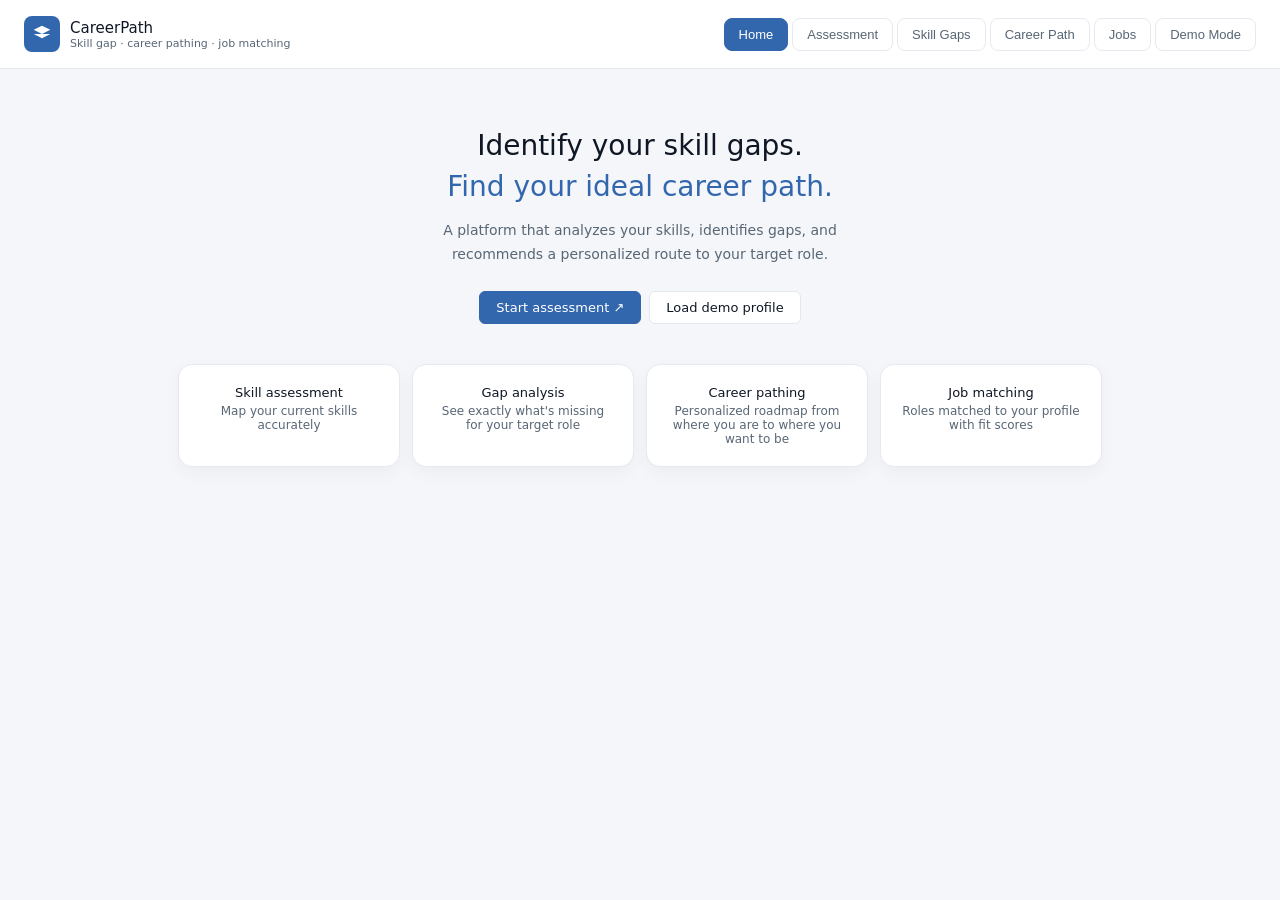
<file: index.html>
<!DOCTYPE html>
<html lang="en">
<head>
  <meta charset="UTF-8">
  <meta name="description" content="CareerPath — skill gap identification, career pathing and job matching demo">
  <meta name="viewport" content="width=device-width, initial-scale=1.0">
  <title>Demo — CareerPath</title>
  <link rel="stylesheet" href="style.css">
  <script src="script.js" defer></script>
</head>
<body>
  <!-- <h2 class="sr-only">Employability Platform — Skill Gap Identification and Personalized Career Pathing</h2> -->

<div class="app">
<header>
  <div class="logo">
    <div class="logo-icon" aria-hidden="true"><svg viewBox="0 0 24 24" xmlns="http://www.w3.org/2000/svg"><path d="M12 2 L2 7 L12 12 L22 7 Z M2 12 L12 17 L22 12" fill="currentColor"/></svg></div>
    <div>
      <div class="logo-text">CareerPath</div>
      <div class="logo-sub">Skill gap · career pathing · job matching</div>
    </div>
  </div>
  <nav id="main-nav">
    <button class="nav-btn active" onclick="gotoPage('home')"><span>Home</span></button>
    <button class="nav-btn" onclick="gotoPage('assess')" id="nav-assess">Assessment</button>
    <button class="nav-btn" onclick="gotoPage('gaps')" id="nav-gaps">Skill Gaps</button>
    <button class="nav-btn" onclick="gotoPage('path')" id="nav-path">Career Path</button>
    <button class="nav-btn" onclick="gotoPage('jobs')" id="nav-jobs">Jobs</button>
    <button class="nav-btn nav-demo" id="demo-toggle" onclick="toggleDemoMode()">Demo Mode</button>
  </nav>
</header>

<div class="content">

<!-- HOME -->
<div class="page active" id="page-home">
  <div style="text-align:center;padding:2rem 0 1.5rem">
    <div style="font-size:28px;font-weight:500;margin-bottom:8px">Identify your skill gaps.</div>
    <div style="font-size:28px;font-weight:500;color:#3266ad;margin-bottom:16px">Find your ideal career path.</div>
    <div style="font-size:14px;color:var(--color-text-secondary);max-width:420px;margin:0 auto 24px;line-height:1.7">A platform that analyzes your skills, identifies gaps, and recommends a personalized route to your target role.</div>
    <div style="display:flex;gap:8px;justify-content:center;flex-wrap:wrap">
      <button class="btn primary" onclick="gotoPage('assess')">Start assessment ↗</button>
      <button class="btn" onclick="loadDemo()">Load demo profile</button>
    </div>
  </div>

  <div style="display:grid;grid-template-columns:repeat(auto-fit,minmax(180px,1fr));gap:12px;margin-top:1rem">
    <div class="card" style="text-align:center">
      <div style="font-size:13px;font-weight:500;margin-bottom:4px">Skill assessment</div>
      <div style="font-size:12px;color:var(--color-text-secondary)">Map your current skills accurately</div>
    </div>
    <div class="card" style="text-align:center">
      <div style="font-size:13px;font-weight:500;margin-bottom:4px">Gap analysis</div>
      <div style="font-size:12px;color:var(--color-text-secondary)">See exactly what's missing for your target role</div>
    </div>
    <div class="card" style="text-align:center">
      <div style="font-size:13px;font-weight:500;margin-bottom:4px">Career pathing</div>
      <div style="font-size:12px;color:var(--color-text-secondary)">Personalized roadmap from where you are to where you want to be</div>
    </div>
    <div class="card" style="text-align:center">
      <div style="font-size:13px;font-weight:500;margin-bottom:4px">Job matching</div>
      <div style="font-size:12px;color:var(--color-text-secondary)">Roles matched to your profile with fit scores</div>
    </div>
  </div>
</div>

<!-- ASSESSMENT -->
<div class="page" id="page-assess">
  <div class="card">
    <div class="card-title">Step 1 — Tell us about yourself</div>
    <div style="display:grid;grid-template-columns:1fr 1fr;gap:12px;margin-bottom:12px">
      <div>
        <div class="section-label">Your name</div>
        <input id="user-name" placeholder="e.g. Priya Sharma" style="width:100%">
      </div>
      <div>
        <div class="section-label">Target role</div>
        <select id="target-role" style="width:100%;padding:8px;border-radius:6px;border:0.5px solid var(--color-border-secondary);background:var(--color-background-primary);color:var(--color-text-primary);font-size:13px;font-family:var(--font-sans)">
          <option value="">Select a role...</option>
          <option value="fullstack">Full Stack Developer</option>
          <option value="ml">ML Engineer</option>
          <option value="data">Data Analyst</option>
          <option value="devops">DevOps / Cloud Engineer</option>
          <option value="pm">Product Manager</option>
          <option value="ux">UX Designer</option>
          <option value="quant">Quant Analyst</option>
          <option value="finance">Financial Analyst</option>
        </select>
      </div>
    </div>
    <div style="margin-bottom:12px">
      <div class="section-label">Years of experience</div>
      <div style="display:flex;gap:8px;align-items:center">
        <input type="range" id="exp-range" min="0" max="15" value="2" style="flex:1" oninput="document.getElementById('exp-val').textContent=this.value">
        <span id="exp-val" style="min-width:32px;font-size:13px;color:var(--color-text-secondary)">2</span>
        <span style="font-size:12px;color:var(--color-text-tertiary)">years</span>
      </div>
    </div>
  </div>

  <div class="card">
    <div class="card-title">Step 2 — Select your current skills</div>
    <input class="skill-search" id="skill-search" placeholder="Search skills..." oninput="filterSkills(this.value)">
    <div id="skills-grid" style="display:flex;flex-wrap:wrap;gap:6px"></div>
  </div>

  <div class="card" id="projects-card">
    <div class="card-title">Step 3 — Projects you've worked on</div>
    <div style="font-size:12px;color:var(--color-text-secondary);margin-bottom:10px">Add projects (title, tech stack, short description). We'll use these to detect additional skills for the analysis.</div>
    <div id="projects-list">
      <div class="project-item">
        <input class="proj-title" placeholder="Project title (e.g. Expense Tracker)" style="width:100%;margin-bottom:6px;padding:8px;border-radius:6px;border:0.5px solid var(--color-border-secondary)">
        <input class="proj-stack" placeholder="Tech / stack (comma separated)" style="width:100%;margin-bottom:6px;padding:8px;border-radius:6px;border:0.5px solid var(--color-border-secondary)">
        <textarea class="proj-desc" placeholder="Short description (what you built / your role)" style="width:100%;min-height:64px;padding:8px;border-radius:6px;border:0.5px solid var(--color-border-secondary)"></textarea>
        <div style="display:flex;gap:6px;margin-top:8px"><button class="btn" onclick="removeProject(this)">Remove</button></div>
        <hr style="margin:12px 0;border:none;border-top:0.5px solid var(--color-border-tertiary)">
      </div>
    </div>
    <div style="display:flex;gap:8px"><button class="btn" onclick="addProject()">Add project</button><button class="btn" onclick="clearProjects()">Clear projects</button></div>
  </div>

  <button class="btn primary" style="width:100%;padding:12px" onclick="runAnalysis()">Analyze my profile →</button>
</div>

<!-- GAPS -->
<div class="page" id="page-gaps">
  <div id="gaps-content"><div class="empty">Complete the assessment first to see your skill gap analysis.</div></div>
</div>

<!-- PATH -->
<div class="page" id="page-path">
  <div id="path-content"><div class="empty">Complete the assessment first to see your career path.</div></div>
</div>

<!-- JOBS -->
<div class="page" id="page-jobs">
  <div id="jobs-content"><div class="empty">Complete the assessment first to see matched jobs.</div></div>
</div>

</div>
</div>
</body>
</html>
</file>
<file: style.css>
:root{
	--font-sans: Inter, system-ui, -apple-system, "Segoe UI", Roboto, "Helvetica Neue", Arial;
	--color-background-primary:#ffffff;
	--color-background-secondary:#F6F8FB;
	--color-background-tertiary:#F4F6F9;
	--color-text-primary:#0F1724;
	--color-text-secondary:#586675;
	--color-text-tertiary:#8C98A8;
	--color-border-secondary:#E3E7EE;
	--color-border-tertiary:#E6E9F0;
	--border-radius-md:10px;
	--border-radius-lg:14px;
}

*{box-sizing:border-box;margin:0;padding:0}
body{font-family:var(--font-sans);background:var(--color-background-tertiary);color:var(--color-text-primary);min-height:100vh}
.app{display:flex;flex-direction:column;min-height:100vh}
header{background:var(--color-background-primary);border-bottom:0.5px solid var(--color-border-tertiary);padding:1rem 1.5rem;display:flex;align-items:center;justify-content:space-between;gap:1rem}
.logo{display:flex;align-items:center;gap:10px}
.logo-icon{width:36px;height:36px;background:#3266ad;border-radius:8px;display:flex;align-items:center;justify-content:center;color:white}
.logo-icon svg{width:20px;height:20px;fill:currentColor}
.logo-text{font-size:15px;font-weight:500;color:var(--color-text-primary)}
.logo-sub{font-size:11px;color:var(--color-text-secondary)}
nav{display:flex;gap:4px;flex-wrap:wrap}
.nav-btn{padding:8px 14px;border-radius:8px;border:0.5px solid var(--color-border-tertiary);background:transparent;color:var(--color-text-secondary);font-size:13px;cursor:pointer;transition:all 0.15s}
.nav-btn:hover{background:var(--color-background-secondary);color:var(--color-text-primary)}
.nav-btn.active{background:#3266ad;color:white;border-color:#3266ad}
.content{flex:1;padding:1.75rem;max-width:980px;margin:0 auto;width:100%}
.page{display:none}
.page.active{display:block}
.card{background:var(--color-background-primary);border:0.5px solid var(--color-border-tertiary);border-radius:var(--border-radius-lg);padding:1.25rem;margin-bottom:1rem;box-shadow:0 6px 18px rgba(16,24,40,0.04)}
.card-title{font-size:15px;font-weight:500;margin-bottom:0.75rem;color:var(--color-text-primary)}
.metric-grid{display:grid;grid-template-columns:repeat(auto-fit,minmax(140px,1fr));gap:12px;margin-bottom:1rem}
.metric{background:var(--color-background-secondary);border-radius:var(--border-radius-md);padding:1rem}
.metric-label{font-size:12px;color:var(--color-text-secondary);margin-bottom:4px}
.metric-value{font-size:24px;font-weight:500;color:var(--color-text-primary)}
.metric-sub{font-size:11px;color:var(--color-text-tertiary);margin-top:2px}
.badge{display:inline-flex;align-items:center;padding:3px 8px;border-radius:20px;font-size:11px;font-weight:500}
.badge-blue{background:#E6F1FB;color:#0C447C}
.badge-green{background:#EAF3DE;color:#27500A}
.badge-amber{background:#FAEEDA;color:#633806}
.badge-red{background:#FCEBEB;color:#791F1F}
.badge-purple{background:#EEEDFE;color:#3C3489}
.skill-chip{display:inline-flex;align-items:center;gap:5px;padding:4px 10px;border-radius:20px;font-size:12px;background:var(--color-background-secondary);border:0.5px solid var(--color-border-tertiary);cursor:pointer;transition:all 0.15s;color:var(--color-text-primary)}
.skill-chip:hover{border-color:#3266ad;color:#3266ad}
.skill-chip.selected{background:#E6F1FB;border-color:#3266ad;color:#0C447C}
.skill-chip.gap{background:#FCEBEB;border-color:#A32D2D;color:#791F1F}
.btn{padding:8px 16px;border-radius:6px;border:0.5px solid var(--color-border-secondary);background:var(--color-background-primary);color:var(--color-text-primary);font-size:13px;cursor:pointer;transition:all 0.15s;font-family:var(--font-sans)}
.btn:hover{background:var(--color-background-secondary)}
.btn.primary{background:#3266ad;color:white;border-color:#3266ad}
.btn.primary:hover{background:#185FA5}
.btn:active{transform:scale(0.98)}
.progress-bar-wrap{background:var(--color-background-secondary);border-radius:20px;height:8px;overflow:hidden;margin:6px 0}
.progress-bar-fill{height:100%;border-radius:20px;transition:width 0.6s ease;background:#3266ad}
.section-label{font-size:11px;font-weight:500;color:var(--color-text-secondary);text-transform:uppercase;letter-spacing:0.05em;margin-bottom:8px}
.divider{border:none;border-top:0.5px solid var(--color-border-tertiary);margin:1rem 0}
.input-row{display:flex;gap:8px;align-items:flex-end}
.input-row input{flex:1}
.chat-msg{display:none}
.chat-wrap{display:flex;flex-direction:column;gap:0;max-height:320px;overflow-y:auto;padding:4px 0}
.job-card{border:0.5px solid var(--color-border-tertiary);border-radius:var(--border-radius-md);padding:1rem;margin-bottom:8px;transition:all 0.15s;background:linear-gradient(180deg,transparent,rgba(0,0,0,0.01))}
.job-card:hover{border-color:#3266ad;box-shadow:0 0 0 2px rgba(50,102,173,0.08)}
.match-ring{width:44px;height:44px;border-radius:50%;display:flex;align-items:center;justify-content:center;font-size:12px;font-weight:500;flex-shrink:0}
.loading-dots span{display:inline-block;width:6px;height:6px;border-radius:50%;background:var(--color-text-secondary);margin:0 2px;animation:dot 1.2s infinite}
.loading-dots span:nth-child(2){animation-delay:0.2s}
.loading-dots span:nth-child(3){animation-delay:0.4s}
@keyframes dot{0%,60%,100%{transform:translateY(0);opacity:0.4}30%{transform:translateY(-4px);opacity:1}}
.two-col{display:grid;grid-template-columns:1fr 1fr;gap:1rem}
@media(max-width:600px){.two-col{grid-template-columns:1fr}.nav-btn span{display:none}}
.path-node{display:flex;flex-direction:column;align-items:center;gap:4px;flex:1}
.path-circle{width:40px;height:40px;border-radius:50%;display:flex;align-items:center;justify-content:center;font-size:11px;font-weight:500;border:2px solid}
.path-line{height:2px;flex:1;margin-top:20px}
.path-row{display:flex;align-items:flex-start;gap:0}
.tabs{display:flex;gap:2px;border-bottom:0.5px solid var(--color-border-tertiary);margin-bottom:1rem}
.tab{padding:8px 14px;font-size:13px;cursor:pointer;border-bottom:2px solid transparent;color:var(--color-text-secondary);transition:all 0.15s}
.tab.active{color:#3266ad;border-bottom-color:#3266ad}
.skill-search{width:100%;margin-bottom:10px}
.empty{text-align:center;padding:2rem;color:var(--color-text-secondary);font-size:13px}

/* Demo / presentation styles */
.demo header{justify-content:center}
.demo nav#main-nav{display:none}
.demo .content{max-width:1200px;padding:2.5rem}
.demo .card{padding:1.6rem;border-radius:16px}
.demo .logo-text{font-size:18px}
.demo .metric-value{font-size:28px}
.demo .chat-msg{font-size:16px}

.demo-banner{background:#EAF3DE;color:#27500A;border:1px solid #CDE8C9;padding:10px 14px;border-radius:10px;margin:0 0 12px;font-weight:600;text-align:center}
</file>
<file: ai_employability_platform.css>
:root{
	--font-sans: Inter, system-ui, -apple-system, "Segoe UI", Roboto, "Helvetica Neue", Arial;
	--color-background-primary:#ffffff;
	--color-background-secondary:#F6F8FB;
	--color-background-tertiary:#F4F6F9;
	--color-text-primary:#0F1724;
	--color-text-secondary:#586675;
	--color-text-tertiary:#8C98A8;
	--color-border-secondary:#E3E7EE;
	--color-border-tertiary:#E6E9F0;
	--border-radius-md:10px;
	--border-radius-lg:14px;
}

*{box-sizing:border-box;margin:0;padding:0}
body{font-family:var(--font-sans);background:var(--color-background-tertiary);color:var(--color-text-primary);min-height:100vh}
.app{display:flex;flex-direction:column;min-height:100vh}
header{background:var(--color-background-primary);border-bottom:0.5px solid var(--color-border-tertiary);padding:1rem 1.5rem;display:flex;align-items:center;justify-content:space-between;gap:1rem}
.logo{display:flex;align-items:center;gap:10px}
.logo-icon{width:36px;height:36px;background:#3266ad;border-radius:8px;display:flex;align-items:center;justify-content:center;color:white}
.logo-icon svg{width:20px;height:20px;fill:currentColor}
.logo-text{font-size:15px;font-weight:500;color:var(--color-text-primary)}
.logo-sub{font-size:11px;color:var(--color-text-secondary)}
nav{display:flex;gap:4px;flex-wrap:wrap}
.nav-btn{padding:8px 14px;border-radius:8px;border:0.5px solid var(--color-border-tertiary);background:transparent;color:var(--color-text-secondary);font-size:13px;cursor:pointer;transition:all 0.15s}
.nav-btn:hover{background:var(--color-background-secondary);color:var(--color-text-primary)}
.nav-btn.active{background:#3266ad;color:white;border-color:#3266ad}
.content{flex:1;padding:1.75rem;max-width:980px;margin:0 auto;width:100%}
.page{display:none}
.page.active{display:block}
.card{background:var(--color-background-primary);border:0.5px solid var(--color-border-tertiary);border-radius:var(--border-radius-lg);padding:1.25rem;margin-bottom:1rem;box-shadow:0 6px 18px rgba(16,24,40,0.04)}
.card-title{font-size:15px;font-weight:500;margin-bottom:0.75rem;color:var(--color-text-primary)}
.metric-grid{display:grid;grid-template-columns:repeat(auto-fit,minmax(140px,1fr));gap:12px;margin-bottom:1rem}
.metric{background:var(--color-background-secondary);border-radius:var(--border-radius-md);padding:1rem}
.metric-label{font-size:12px;color:var(--color-text-secondary);margin-bottom:4px}
.metric-value{font-size:24px;font-weight:500;color:var(--color-text-primary)}
.metric-sub{font-size:11px;color:var(--color-text-tertiary);margin-top:2px}
.badge{display:inline-flex;align-items:center;padding:3px 8px;border-radius:20px;font-size:11px;font-weight:500}
.badge-blue{background:#E6F1FB;color:#0C447C}
.badge-green{background:#EAF3DE;color:#27500A}
.badge-amber{background:#FAEEDA;color:#633806}
.badge-red{background:#FCEBEB;color:#791F1F}
.badge-purple{background:#EEEDFE;color:#3C3489}
.skill-chip{display:inline-flex;align-items:center;gap:5px;padding:4px 10px;border-radius:20px;font-size:12px;background:var(--color-background-secondary);border:0.5px solid var(--color-border-tertiary);cursor:pointer;transition:all 0.15s;color:var(--color-text-primary)}
.skill-chip:hover{border-color:#3266ad;color:#3266ad}
.skill-chip.selected{background:#E6F1FB;border-color:#3266ad;color:#0C447C}
.skill-chip.gap{background:#FCEBEB;border-color:#A32D2D;color:#791F1F}
.btn{padding:8px 16px;border-radius:6px;border:0.5px solid var(--color-border-secondary);background:var(--color-background-primary);color:var(--color-text-primary);font-size:13px;cursor:pointer;transition:all 0.15s;font-family:var(--font-sans)}
.btn:hover{background:var(--color-background-secondary)}
.btn.primary{background:#3266ad;color:white;border-color:#3266ad}
.btn.primary:hover{background:#185FA5}
.btn:active{transform:scale(0.98)}
.progress-bar-wrap{background:var(--color-background-secondary);border-radius:20px;height:8px;overflow:hidden;margin:6px 0}
.progress-bar-fill{height:100%;border-radius:20px;transition:width 0.6s ease;background:#3266ad}
.section-label{font-size:11px;font-weight:500;color:var(--color-text-secondary);text-transform:uppercase;letter-spacing:0.05em;margin-bottom:8px}
.divider{border:none;border-top:0.5px solid var(--color-border-tertiary);margin:1rem 0}
.input-row{display:flex;gap:8px;align-items:flex-end}
.input-row input{flex:1}
.chat-msg{display:none}
.chat-wrap{display:flex;flex-direction:column;gap:0;max-height:320px;overflow-y:auto;padding:4px 0}
.job-card{border:0.5px solid var(--color-border-tertiary);border-radius:var(--border-radius-md);padding:1rem;margin-bottom:8px;transition:all 0.15s;background:linear-gradient(180deg,transparent,rgba(0,0,0,0.01))}
.job-card:hover{border-color:#3266ad;box-shadow:0 0 0 2px rgba(50,102,173,0.08)}
.match-ring{width:44px;height:44px;border-radius:50%;display:flex;align-items:center;justify-content:center;font-size:12px;font-weight:500;flex-shrink:0}
.loading-dots span{display:inline-block;width:6px;height:6px;border-radius:50%;background:var(--color-text-secondary);margin:0 2px;animation:dot 1.2s infinite}
.loading-dots span:nth-child(2){animation-delay:0.2s}
.loading-dots span:nth-child(3){animation-delay:0.4s}
@keyframes dot{0%,60%,100%{transform:translateY(0);opacity:0.4}30%{transform:translateY(-4px);opacity:1}}
.two-col{display:grid;grid-template-columns:1fr 1fr;gap:1rem}
@media(max-width:600px){.two-col{grid-template-columns:1fr}.nav-btn span{display:none}}
.path-node{display:flex;flex-direction:column;align-items:center;gap:4px;flex:1}
.path-circle{width:40px;height:40px;border-radius:50%;display:flex;align-items:center;justify-content:center;font-size:11px;font-weight:500;border:2px solid}
.path-line{height:2px;flex:1;margin-top:20px}
.path-row{display:flex;align-items:flex-start;gap:0}
.tabs{display:flex;gap:2px;border-bottom:0.5px solid var(--color-border-tertiary);margin-bottom:1rem}
.tab{padding:8px 14px;font-size:13px;cursor:pointer;border-bottom:2px solid transparent;color:var(--color-text-secondary);transition:all 0.15s}
.tab.active{color:#3266ad;border-bottom-color:#3266ad}
.skill-search{width:100%;margin-bottom:10px}
.empty{text-align:center;padding:2rem;color:var(--color-text-secondary);font-size:13px}

/* Demo / presentation styles */
.demo header{justify-content:center}
.demo nav#main-nav{display:none}
.demo .content{max-width:1200px;padding:2.5rem}
.demo .card{padding:1.6rem;border-radius:16px}
.demo .logo-text{font-size:18px}
.demo .metric-value{font-size:28px}
.demo .chat-msg{font-size:16px}

.demo-banner{background:#EAF3DE;color:#27500A;border:1px solid #CDE8C9;padding:10px 14px;border-radius:10px;margin:0 0 12px;font-weight:600;text-align:center}
</file>
